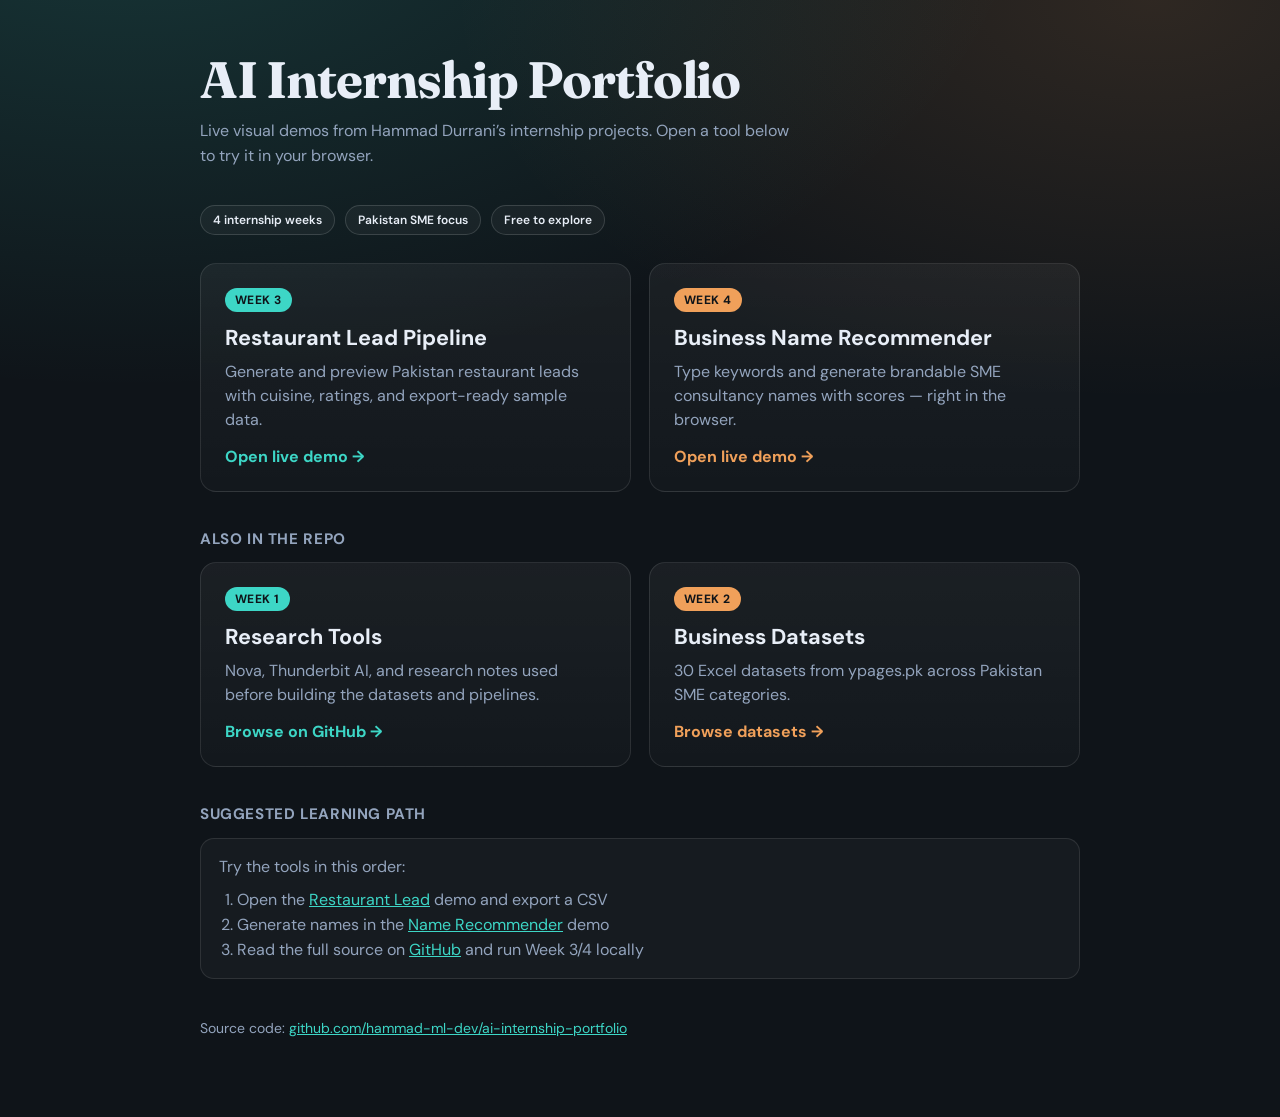
<file: docs/index.html>
<!DOCTYPE html>
<html lang="en">
<head>
  <meta charset="utf-8" />
  <meta name="viewport" content="width=device-width, initial-scale=1" />
  <title>AI Internship Portfolio — Live Demos | Hammad Durrani</title>
  <link rel="preconnect" href="https://fonts.googleapis.com" />
  <link href="https://fonts.googleapis.com/css2?family=DM+Sans:wght@400;600;700&family=Fraunces:opsz,wght@9..144,700&display=swap" rel="stylesheet" />
  <style>
    :root {
      --bg: #0f1419;
      --panel: #1a2332;
      --text: #e8eef7;
      --muted: #93a4bd;
      --accent: #3dd6c6;
      --accent2: #f0a05a;
    }
    * { box-sizing: border-box; }
    body {
      margin: 0;
      min-height: 100vh;
      font-family: "DM Sans", system-ui, sans-serif;
      color: var(--text);
      background:
        radial-gradient(900px 500px at 10% -10%, rgba(61, 214, 198, 0.18), transparent),
        radial-gradient(700px 400px at 90% 0%, rgba(240, 160, 90, 0.14), transparent),
        var(--bg);
    }
    .wrap { max-width: 920px; margin: 0 auto; padding: 48px 20px 80px; }
    .brand {
      font-family: Fraunces, Georgia, serif;
      font-size: clamp(2rem, 5vw, 3.2rem);
      margin: 0 0 8px;
      letter-spacing: -0.02em;
    }
    .lead { color: var(--muted); max-width: 54ch; line-height: 1.55; margin: 0 0 36px; }
    .grid { display: grid; gap: 18px; }
    @media (min-width: 720px) { .grid { grid-template-columns: 1fr 1fr; } }
    a.card {
      display: block;
      text-decoration: none;
      color: inherit;
      background: linear-gradient(180deg, rgba(255,255,255,0.05), rgba(255,255,255,0.02));
      border: 1px solid rgba(255,255,255,0.1);
      border-radius: 16px;
      padding: 24px;
      transition: transform .15s ease, border-color .15s ease;
    }
    a.card:hover { transform: translateY(-3px); border-color: rgba(61, 214, 198, 0.45); }
    .tag {
      display: inline-block;
      font-size: 12px;
      font-weight: 700;
      letter-spacing: .04em;
      text-transform: uppercase;
      color: var(--bg);
      background: var(--accent);
      padding: 4px 10px;
      border-radius: 999px;
      margin-bottom: 12px;
    }
    a.card:nth-child(2) .tag { background: var(--accent2); }
    h2 { margin: 0 0 8px; font-size: 1.35rem; }
    p { margin: 0; color: var(--muted); line-height: 1.5; }
    .cta { margin-top: 14px; color: var(--accent); font-weight: 700; }
    a.card:nth-child(2) .cta { color: var(--accent2); }
    footer { margin-top: 40px; color: var(--muted); font-size: 14px; }
    footer a { color: var(--accent); }
    .meta {
      display: flex; flex-wrap: wrap; gap: 10px; margin: 0 0 28px;
    }
    .chip {
      font-size: 12px; font-weight: 600; color: var(--text);
      border: 1px solid rgba(255,255,255,0.14);
      background: rgba(255,255,255,0.04);
      padding: 6px 12px; border-radius: 999px;
    }
    .section-title {
      margin: 36px 0 12px; font-size: 0.95rem; letter-spacing: .04em;
      text-transform: uppercase; color: var(--muted); font-weight: 700;
    }
    .path {
      background: rgba(255,255,255,0.03);
      border: 1px solid rgba(255,255,255,0.1);
      border-radius: 14px; padding: 16px 18px; color: var(--muted); line-height: 1.55;
    }
    .path ol { margin: 8px 0 0; padding-left: 18px; }
    .path a { color: var(--accent); }
  </style>
</head>
<body>
  <div class="wrap">
    <h1 class="brand">AI Internship Portfolio</h1>
    <p class="lead">
      Live visual demos from Hammad Durrani’s internship projects.
      Open a tool below to try it in your browser.
    </p>
    <div class="meta">
      <span class="chip">4 internship weeks</span>
      <span class="chip">Pakistan SME focus</span>
      <span class="chip">Free to explore</span>
    </div>
    <div class="grid">
      <a class="card" href="./demos/restaurant-leads/">
        <span class="tag">Week 3</span>
        <h2>Restaurant Lead Pipeline</h2>
        <p>Generate and preview Pakistan restaurant leads with cuisine, ratings, and export-ready sample data.</p>
        <div class="cta">Open live demo →</div>
      </a>
      <a class="card" href="./demos/name-recommender/">
        <span class="tag">Week 4</span>
        <h2>Business Name Recommender</h2>
        <p>Type keywords and generate brandable SME consultancy names with scores — right in the browser.</p>
        <div class="cta">Open live demo →</div>
      </a>
    </div>
    <p class="section-title">Also in the repo</p>
    <div class="grid">
      <a class="card" href="https://github.com/hammad-ml-dev/ai-internship-portfolio/tree/main/01-research-tools">
        <span class="tag">Week 1</span>
        <h2>Research Tools</h2>
        <p>Nova, Thunderbit AI, and research notes used before building the datasets and pipelines.</p>
        <div class="cta">Browse on GitHub →</div>
      </a>
      <a class="card" href="https://github.com/hammad-ml-dev/ai-internship-portfolio/tree/main/02-business-datasets">
        <span class="tag">Week 2</span>
        <h2>Business Datasets</h2>
        <p>30 Excel datasets from ypages.pk across Pakistan SME categories.</p>
        <div class="cta">Browse datasets →</div>
      </a>
    </div>
    <p class="section-title">Suggested learning path</p>
    <div class="path">
      Try the tools in this order:
      <ol>
        <li>Open the <a href="./demos/restaurant-leads/">Restaurant Lead</a> demo and export a CSV</li>
        <li>Generate names in the <a href="./demos/name-recommender/">Name Recommender</a> demo</li>
        <li>Read the full source on <a href="https://github.com/hammad-ml-dev/ai-internship-portfolio">GitHub</a> and run Week 3/4 locally</li>
      </ol>
    </div>
    <footer>
      Source code:
      <a href="https://github.com/hammad-ml-dev/ai-internship-portfolio">github.com/hammad-ml-dev/ai-internship-portfolio</a>
    </footer>
  </div>
</body>
</html>
</file>
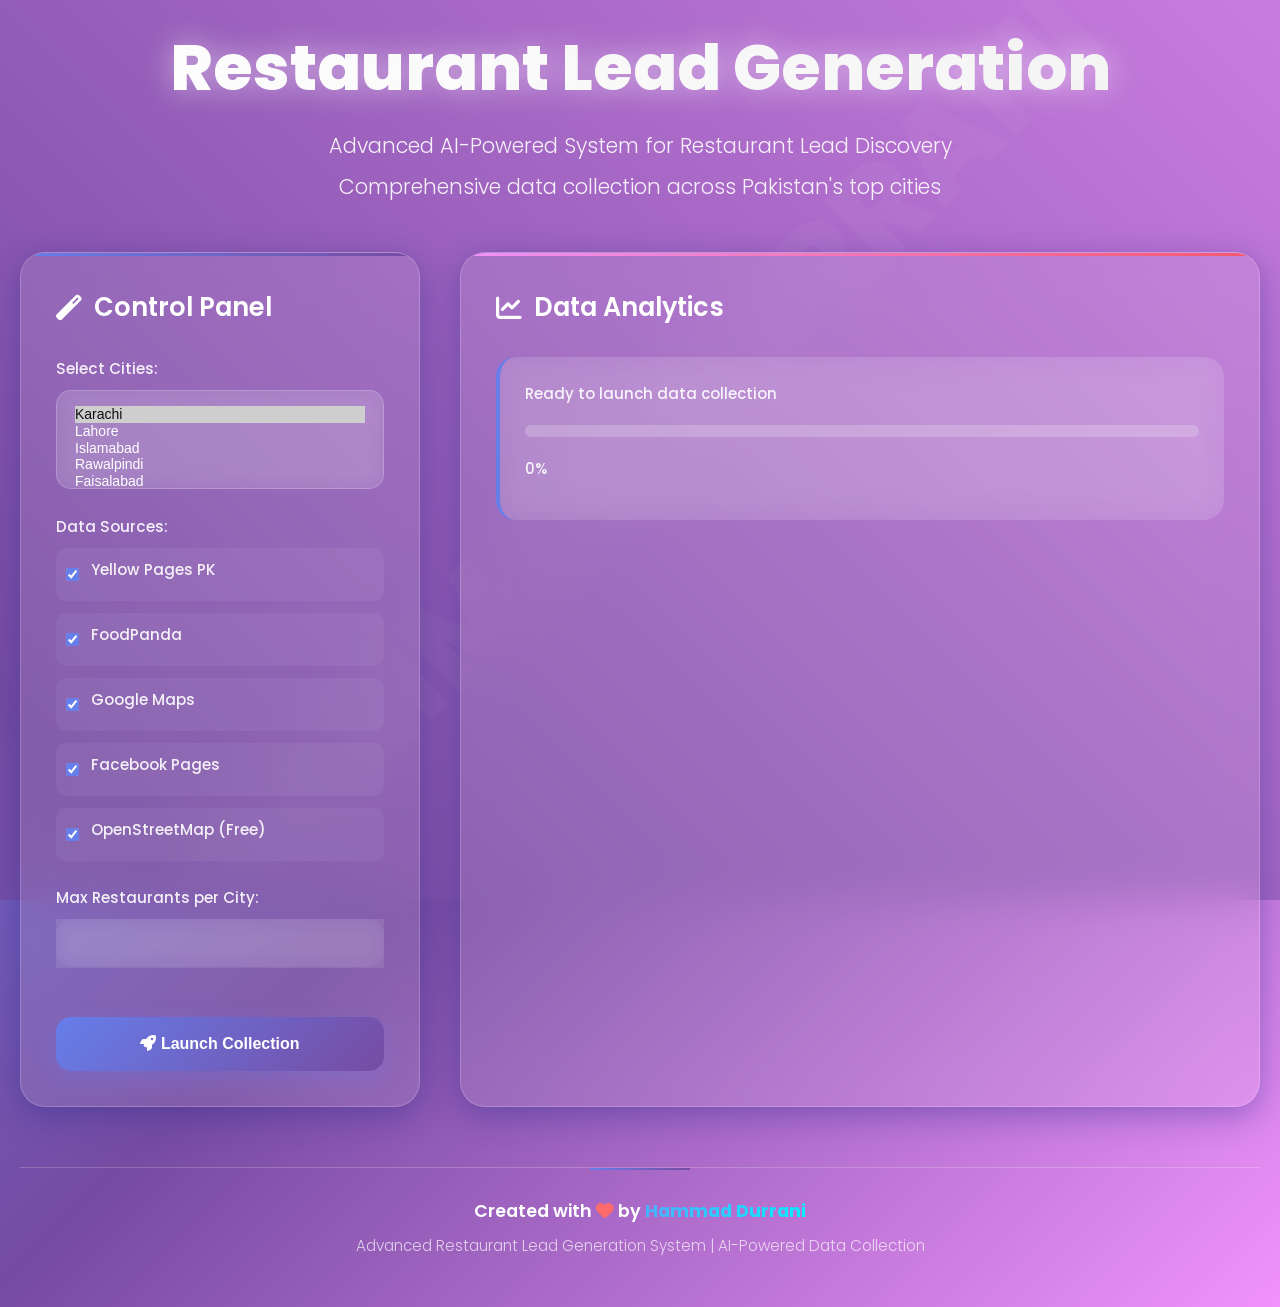
<file: 03-restaurant-lead-pipeline/web_app/templates/index.html>
<!DOCTYPE html>
<html lang="en">
<head>
    <meta charset="UTF-8">
    <meta name="viewport" content="width=device-width, initial-scale=1.0">
    <title>🍕 Restaurant Lead Generation System | Hammad Durrani</title>
    <link href="https://cdnjs.cloudflare.com/ajax/libs/font-awesome/6.4.0/css/all.min.css" rel="stylesheet">
    <link href="https://fonts.googleapis.com/css2?family=Poppins:wght@300;400;500;600;700;800&display=swap" rel="stylesheet">
    <style>
        * {
            margin: 0;
            padding: 0;
            box-sizing: border-box;
        }

        :root {
            --primary-gradient: linear-gradient(135deg, #667eea 0%, #764ba2 100%);
            --secondary-gradient: linear-gradient(135deg, #f093fb 0%, #f5576c 100%);
            --accent-gradient: linear-gradient(135deg, #4facfe 0%, #00f2fe 100%);
            --success-gradient: linear-gradient(135deg, #43e97b 0%, #38f9d7 100%);
            --glass-bg: rgba(255, 255, 255, 0.1);
            --glass-border: rgba(255, 255, 255, 0.2);
            --glass-shadow: 0 8px 32px rgba(31, 38, 135, 0.37);
        }

        body {
            font-family: 'Poppins', sans-serif;
            background: linear-gradient(135deg, #667eea 0%, #764ba2 50%, #f093fb 100%);
            min-height: 100vh;
            color: #ffffff;
            position: relative;
            overflow-x: hidden;
        }

        .animated-bg {
            position: fixed;
            top: 0;
            left: 0;
            width: 100%;
            height: 100%;
            z-index: -1;
            background: linear-gradient(45deg, #667eea, #764ba2, #f093fb, #f5576c);
            background-size: 400% 400%;
            animation: gradientShift 15s ease infinite;
        }

        @keyframes gradientShift {
            0% { background-position: 0% 50%; }
            50% { background-position: 100% 50%; }
            100% { background-position: 0% 50%; }
        }

        .watermark {
            position: fixed;
            top: 50%;
            left: 50%;
            transform: translate(-50%, -50%) rotate(-45deg);
            font-size: 8rem;
            font-weight: 800;
            color: rgba(255, 255, 255, 0.03);
            z-index: -1;
            pointer-events: none;
            white-space: nowrap;
        }

        .container {
            max-width: 1400px;
            margin: 0 auto;
            padding: 20px;
            position: relative;
            z-index: 1;
        }

        .header {
            text-align: center;
            margin-bottom: 50px;
            position: relative;
        }

        .header h1 {
            font-size: 4rem;
            font-weight: 800;
            margin-bottom: 15px;
            background: linear-gradient(45deg, #ffffff, #f0f0f0);
            -webkit-background-clip: text;
            -webkit-text-fill-color: transparent;
            background-clip: text;
            text-shadow: 0 0 30px rgba(255, 255, 255, 0.5);
        }

        .header p {
            font-size: 1.3rem;
            opacity: 0.9;
            font-weight: 300;
            margin-bottom: 10px;
        }

        .main-content {
            display: grid;
            grid-template-columns: 1fr 2fr;
            gap: 40px;
            margin-bottom: 50px;
        }

        .control-panel, .data-display {
            background: var(--glass-bg);
            backdrop-filter: blur(20px);
            border: 1px solid var(--glass-border);
            border-radius: 25px;
            padding: 35px;
            box-shadow: var(--glass-shadow);
            position: relative;
            overflow: hidden;
        }

        .control-panel::before, .data-display::before {
            content: '';
            position: absolute;
            top: 0;
            left: 0;
            right: 0;
            height: 3px;
            background: var(--primary-gradient);
        }

        .data-display::before {
            background: var(--secondary-gradient);
        }

        .control-panel h2, .data-display h2 {
            color: #ffffff;
            margin-bottom: 30px;
            font-size: 1.6rem;
            font-weight: 600;
            display: flex;
            align-items: center;
            gap: 12px;
        }

        .form-group {
            margin-bottom: 25px;
        }

        .form-group label {
            display: block;
            margin-bottom: 10px;
            font-weight: 500;
            color: rgba(255, 255, 255, 0.9);
            font-size: 0.95rem;
        }

        .form-group select, .form-group input {
            width: 100%;
            padding: 15px 18px;
            background: rgba(255, 255, 255, 0.1);
            border: 1px solid var(--glass-border);
            border-radius: 15px;
            font-size: 14px;
            color: #ffffff;
            transition: all 0.3s ease;
            backdrop-filter: blur(10px);
        }

        .form-group select:focus, .form-group input:focus {
            outline: none;
            border-color: rgba(255, 255, 255, 0.5);
            box-shadow: 0 0 0 4px rgba(255, 255, 255, 0.1);
            background: rgba(255, 255, 255, 0.15);
        }

        .checkbox-group {
            display: flex;
            flex-direction: column;
            gap: 12px;
        }

        .checkbox-item {
            display: flex;
            align-items: center;
            gap: 12px;
            padding: 10px;
            background: rgba(255, 255, 255, 0.05);
            border-radius: 10px;
            transition: all 0.3s ease;
        }

        .checkbox-item:hover {
            background: rgba(255, 255, 255, 0.1);
            transform: translateX(5px);
        }

        .checkbox-item input[type="checkbox"] {
            width: auto;
            margin: 0;
            accent-color: #667eea;
        }

        .btn {
            background: var(--primary-gradient);
            color: white;
            border: none;
            padding: 18px 35px;
            border-radius: 15px;
            font-size: 16px;
            font-weight: 600;
            cursor: pointer;
            transition: all 0.3s ease;
            width: 100%;
            margin-top: 25px;
            box-shadow: 0 8px 25px rgba(102, 126, 234, 0.3);
        }

        .btn:hover {
            transform: translateY(-3px);
            box-shadow: 0 15px 35px rgba(102, 126, 234, 0.4);
        }

        .btn:disabled {
            opacity: 0.6;
            cursor: not-allowed;
            transform: none;
        }

        .status-bar {
            background: rgba(255, 255, 255, 0.1);
            backdrop-filter: blur(15px);
            border-radius: 20px;
            padding: 25px;
            margin-bottom: 30px;
            border-left: 4px solid #667eea;
        }

        .progress-bar {
            width: 100%;
            height: 12px;
            background: rgba(255, 255, 255, 0.2);
            border-radius: 10px;
            overflow: hidden;
            margin: 20px 0;
        }

        .progress-fill {
            height: 100%;
            background: var(--accent-gradient);
            width: 0%;
            transition: width 0.5s ease;
            border-radius: 10px;
        }

        .status-message {
            color: rgba(255, 255, 255, 0.9);
            font-size: 15px;
            margin-bottom: 15px;
            font-weight: 500;
        }

        .summary-cards {
            display: grid;
            grid-template-columns: repeat(auto-fit, minmax(180px, 1fr));
            gap: 20px;
            margin-bottom: 35px;
        }

        .summary-card {
            background: var(--glass-bg);
            backdrop-filter: blur(15px);
            border: 1px solid var(--glass-border);
            padding: 25px;
            border-radius: 20px;
            text-align: center;
            box-shadow: var(--glass-shadow);
            transition: all 0.3s ease;
            position: relative;
            overflow: hidden;
        }

        .summary-card::before {
            content: '';
            position: absolute;
            top: 0;
            left: 0;
            width: 100%;
            height: 3px;
            background: var(--success-gradient);
        }

        .summary-card:hover {
            transform: translateY(-5px);
            box-shadow: 0 15px 35px rgba(31, 38, 135, 0.5);
        }

        .summary-card h3 {
            font-size: 2.2rem;
            font-weight: 700;
            margin-bottom: 8px;
            background: var(--success-gradient);
            -webkit-background-clip: text;
            -webkit-text-fill-color: transparent;
            background-clip: text;
        }

        .summary-card p {
            opacity: 0.9;
            font-size: 14px;
            font-weight: 500;
        }

        .export-buttons {
            display: flex;
            gap: 15px;
            margin-top: 30px;
            flex-wrap: wrap;
        }

        .export-btn {
            background: var(--success-gradient);
            color: white;
            border: none;
            padding: 12px 25px;
            border-radius: 12px;
            font-size: 14px;
            font-weight: 500;
            cursor: pointer;
            transition: all 0.3s ease;
            display: flex;
            align-items: center;
            gap: 10px;
            box-shadow: 0 5px 15px rgba(67, 233, 123, 0.3);
        }

        .export-btn:hover {
            transform: translateY(-2px);
            box-shadow: 0 8px 25px rgba(67, 233, 123, 0.4);
        }

        .export-btn:nth-child(2) {
            background: var(--secondary-gradient);
            box-shadow: 0 5px 15px rgba(240, 147, 251, 0.3);
        }

        .data-table-container {
            background: rgba(255, 255, 255, 0.05);
            border-radius: 20px;
            padding: 25px;
            margin-top: 25px;
            backdrop-filter: blur(10px);
            border: 1px solid var(--glass-border);
            overflow-x: auto; /* Horizontal scroll if needed */
            max-height: 60vh; /* Keep table visible */
            overflow-y: auto; /* Vertical scroll */
            scrollbar-width: thin;
        }

        .data-table-container::-webkit-scrollbar {
            height: 10px;
            width: 10px;
        }
        .data-table-container::-webkit-scrollbar-thumb {
            background: rgba(255,255,255,0.25);
            border-radius: 10px;
        }

        .data-table {
            width: max-content; /* Expand to fit content */
            border-collapse: collapse;
            background: rgba(255, 255, 255, 0.05);
            border-radius: 15px;
            overflow: visible;
            box-shadow: 0 5px 15px rgba(0, 0, 0, 0.1);
            table-layout: auto; /* Let content define width */
            min-width: 1100px; /* Ensure reasonable minimum */
        }

        .data-table th, .data-table td {
            padding: 15px 18px;
            border-bottom: 1px solid rgba(255, 255, 255, 0.1);
            white-space: nowrap; /* Single line per cell */
        }

        .data-table th {
            background: rgba(255, 255, 255, 0.1);
            font-weight: 600;
            color: #ffffff;
            font-size: 14px;
            position: sticky; /* Sticky header */
            top: 0;
            z-index: 1;
        }

        .data-table tr:hover {
            background: rgba(255, 255, 255, 0.08);
        }

        .data-table td {
            color: rgba(255, 255, 255, 0.9);
            font-size: 14px;
        }

        /* Center align numeric columns and keep phone number on one line */
        .data-table th:nth-child(5),
        .data-table th:nth-child(6),
        .data-table th:nth-child(7),
        .data-table th:nth-child(8),
        .data-table th:nth-child(9),
        .data-table td:nth-child(5),
        .data-table td:nth-child(6),
        .data-table td:nth-child(7),
        .data-table td:nth-child(8),
        .data-table td:nth-child(9) {
            text-align: center;
        }

        .data-table td:nth-child(4) {
            white-space: nowrap;
        }

        .loading {
            display: none;
            text-align: center;
            padding: 50px;
        }

        .loading i {
            font-size: 3rem;
            background: var(--accent-gradient);
            -webkit-background-clip: text;
            -webkit-text-fill-color: transparent;
            background-clip: text;
            animation: spin 1s linear infinite;
        }

        @keyframes spin {
            0% { transform: rotate(0deg); }
            100% { transform: rotate(360deg); }
        }

        .message {
            padding: 18px 20px;
            border-radius: 15px;
            margin: 20px 0;
            border-left: 4px solid;
            font-weight: 500;
            display: flex;
            align-items: center;
            gap: 12px;
            backdrop-filter: blur(10px);
        }

        .error {
            background: rgba(220, 53, 69, 0.2);
            color: #ff6b6b;
            border-left-color: #dc3545;
        }

        .success {
            background: rgba(40, 167, 69, 0.2);
            color: #51cf66;
            border-left-color: #28a745;
        }

        .footer {
            text-align: center;
            margin-top: 60px;
            padding: 30px 0;
            border-top: 1px solid var(--glass-border);
            position: relative;
        }

        .footer::before {
            content: '';
            position: absolute;
            top: 0;
            left: 50%;
            transform: translateX(-50%);
            width: 100px;
            height: 2px;
            background: var(--primary-gradient);
        }

        .footer .creator {
            font-size: 1.1rem;
            font-weight: 600;
            color: #ffffff;
            margin-bottom: 10px;
        }

        .footer .creator span {
            background: var(--accent-gradient);
            -webkit-background-clip: text;
            -webkit-text-fill-color: transparent;
            background-clip: text;
            font-weight: 700;
        }

        .footer .tagline {
            color: rgba(255, 255, 255, 0.7);
            font-size: 0.95rem;
            font-weight: 300;
        }

        @media (max-width: 1200px) {
            .main-content {
                grid-template-columns: 1fr;
                gap: 30px;
            }
        }

        @media (max-width: 768px) {
            .header h1 {
                font-size: 2.5rem;
            }
            
            .container {
                padding: 15px;
            }
            
            .summary-cards {
                grid-template-columns: repeat(auto-fit, minmax(150px, 1fr));
            }
            
            .export-buttons {
                flex-direction: column;
            }
            
            .watermark {
                font-size: 4rem;
            }
        }
    </style>
</head>
<body>
    <div class="animated-bg"></div>
    <div class="watermark">HAMMAD DURRANI</div>

    <div class="container">
        <div class="header">
            <h1>Restaurant Lead Generation</h1>
            <p>Advanced AI-Powered System for Restaurant Lead Discovery</p>
            <p>Comprehensive data collection across Pakistan's top cities</p>
        </div>

        <div class="main-content">
            <div class="control-panel">
                <h2><i class="fas fa-magic"></i> Control Panel</h2>
                
                <div class="form-group">
                    <label for="cities">Select Cities:</label>
                    <select id="cities" multiple>
                        <option value="Karachi">Karachi</option>
                        <option value="Lahore">Lahore</option>
                        <option value="Islamabad">Islamabad</option>
                        <option value="Rawalpindi">Rawalpindi</option>
                        <option value="Faisalabad">Faisalabad</option>
                        <option value="Multan">Multan</option>
                        <option value="Peshawar">Peshawar</option>
                        <option value="Quetta">Quetta</option>
                        <option value="Gujranwala">Gujranwala</option>
                        <option value="Sialkot">Sialkot</option>
                        <option value="Bahawalpur">Bahawalpur</option>
                        <option value="Sargodha">Sargodha</option>
                        <option value="Jhang">Jhang</option>
                        <option value="Sheikhupura">Sheikhupura</option>
                        <option value="Rahim Yar Khan">Rahim Yar Khan</option>
                        <option value="Gujrat">Gujrat</option>
                        <option value="Kasur">Kasur</option>
                        <option value="Okara">Okara</option>
                        <option value="Mianwali">Mianwali</option>
                        <option value="Sahiwal">Sahiwal</option>
                    </select>
                </div>

                <div class="form-group">
                    <label>Data Sources:</label>
                    <div class="checkbox-group">
                        <div class="checkbox-item">
                            <input type="checkbox" id="yellow_pages" value="yellow_pages" checked>
                            <label for="yellow_pages">Yellow Pages PK</label>
                        </div>
                        <div class="checkbox-item">
                            <input type="checkbox" id="foodpanda" value="foodpanda" checked>
                            <label for="foodpanda">FoodPanda</label>
                        </div>
                        <div class="checkbox-item">
                            <input type="checkbox" id="google_maps" value="google_maps" checked>
                            <label for="google_maps">Google Maps</label>
                        </div>
                        <div class="checkbox-item">
                            <input type="checkbox" id="facebook_pages" value="facebook_pages" checked>
                            <label for="facebook_pages">Facebook Pages</label>
                        </div>
                        <div class="checkbox-item">
                            <input type="checkbox" id="openstreetmap" value="openstreetmap" checked>
                            <label for="openstreetmap">OpenStreetMap (Free)</label>
                        </div>
                    </div>
                </div>

                <div class="form-group">
                    <label for="max_per_city">Max Restaurants per City:</label>
                    <input type="number" id="max_per_city" value="20" min="5" max="100">
                </div>

                <button class="btn" id="startBtn" onclick="startCollection()">
                    <i class="fas fa-rocket"></i> Launch Collection
                </button>
            </div>

            <div class="data-display">
                <h2><i class="fas fa-chart-line"></i> Data Analytics</h2>
                
                <div class="status-bar" id="statusBar">
                    <div class="status-message" id="statusMessage">Ready to launch data collection</div>
                    <div class="progress-bar">
                        <div class="progress-fill" id="progressFill"></div>
                    </div>
                    <div class="status-message" id="progressText">0%</div>
                </div>

                <div class="summary-cards" id="summaryCards" style="display: none;">
                    <div class="summary-card">
                        <h3 id="totalRestaurants">0</h3>
                        <p>Total Restaurants</p>
                    </div>
                    <div class="summary-card">
                        <h3 id="citiesCovered">0</h3>
                        <p>Cities Covered</p>
                    </div>
                    <div class="summary-card">
                        <h3 id="cuisineTypes">0</h3>
                        <p>Cuisine Types</p>
                    </div>
                    <div class="summary-card">
                        <h3 id="dataSources">0</h3>
                        <p>Data Sources</p>
                    </div>
                    <div class="summary-card">
                        <h3 id="avgRating">0</h3>
                        <p>Avg Rating</p>
                    </div>
                    <div class="summary-card">
                        <h3 id="withPhone">0</h3>
                        <p>With Phone</p>
                    </div>
                    <div class="summary-card">
                        <h3 id="withWebsite">0</h3>
                        <p>With Website</p>
                    </div>
                    <div class="summary-card">
                        <h3 id="withSocialMedia">0</h3>
                        <p>Social Media</p>
                    </div>
                </div>

                <div class="export-buttons" id="exportButtons" style="display: none;">
                    <button class="export-btn" onclick="exportData('csv')">
                        <i class="fas fa-file-csv"></i> Export CSV
                    </button>
                    <button class="export-btn" onclick="exportData('json')">
                        <i class="fas fa-file-code"></i> Export JSON
                    </button>
                </div>

                <div class="data-table-container" id="dataTable" style="display: none;">
                    <h3><i class="fas fa-table"></i> Data Preview (All Records)</h3>
                    <table class="data-table" id="restaurantTable">
                        <colgroup>
                            <col style="width: 260px">
                            <col style="width: 120px">
                            <col style="width: 150px">
                            <col style="width: 180px">
                            <col style="width: 90px">
                            <col style="width: 100px">
                            <col style="width: 120px">
                            <col style="width: 120px">
                            <col style="width: 140px">
                        </colgroup>
                        <thead>
                            <tr>
                                <th style="text-align:left">Name</th>
                                <th style="text-align:left">City</th>
                                <th style="text-align:left">Cuisine</th>
                                <th style="text-align:center">Phone</th>
                                <th style="text-align:center">Rating</th>
                                <th style="text-align:center">Reviews</th>
                                <th style="text-align:center">Lead Score</th>
                                <th style="text-align:center">Potential</th>
                                <th style="text-align:center">Source</th>
                            </tr>
                        </thead>
                        <tbody id="tableBody">
                        </tbody>
                    </table>
                </div>

                <div class="loading" id="loading">
                    <i class="fas fa-spinner"></i>
                    <p>Processing data with AI...</p>
                </div>
            </div>
        </div>

        <div class="footer">
            <div class="creator">
                Created with <i class="fas fa-heart" style="color: #ff6b6b;"></i> by <span>Hammad Durrani</span>
            </div>
            <div class="tagline">
                Advanced Restaurant Lead Generation System | AI-Powered Data Collection
            </div>
        </div>
    </div>

    <script>
        let collectionInterval;
        let currentData = [];

        function startCollection() {
            const cities = Array.from(document.getElementById('cities').selectedOptions).map(opt => opt.value);
            const sources = Array.from(document.querySelectorAll('input[type="checkbox"]:checked')).map(cb => cb.value);
            const maxPerCity = parseInt(document.getElementById('max_per_city').value);

            if (cities.length === 0) {
                showMessage('Please select at least one city', 'error');
                return;
            }

            if (sources.length === 0) {
                showMessage('Please select at least one data source', 'error');
                return;
            }

            const startBtn = document.getElementById('startBtn');
            startBtn.disabled = true;
            startBtn.innerHTML = '<i class="fas fa-spinner fa-spin"></i> Launching...';

            fetch('/api/collect', {
                method: 'POST',
                headers: {
                    'Content-Type': 'application/json',
                },
                body: JSON.stringify({
                    cities: cities,
                    sources: sources,
                    max_per_city: maxPerCity
                })
            })
            .then(response => response.json())
            .then(data => {
                if (data.error) {
                    showMessage(data.error, 'error');
                    resetUI();
                } else {
                    startProgressMonitoring();
                }
            })
            .catch(error => {
                console.error('Error:', error);
                showMessage('Error starting collection', 'error');
                resetUI();
            });
        }

        function startProgressMonitoring() {
            collectionInterval = setInterval(checkStatus, 1000);
        }

        function checkStatus() {
            fetch('/api/status')
                .then(response => response.json())
                .then(data => {
                    updateProgress(data.progress, data.message);
                    
                    if (data.status === 'completed') {
                        clearInterval(collectionInterval);
                        collectionCompleted(data.data_count);
                    } else if (data.status === 'error') {
                        clearInterval(collectionInterval);
                        showMessage(data.message, 'error');
                        resetUI();
                    }
                })
                .catch(error => {
                    console.error('Error checking status:', error);
                });
        }

        function updateProgress(progress, message) {
            document.getElementById('progressFill').style.width = progress + '%';
            document.getElementById('progressText').textContent = Math.round(progress) + '%';
            document.getElementById('statusMessage').textContent = message;
        }

        function collectionCompleted(dataCount) {
            const startBtn = document.getElementById('startBtn');
            startBtn.disabled = false;
            startBtn.innerHTML = '<i class="fas fa-rocket"></i> Launch Collection';
            
            showMessage(`Data collection completed successfully! ${dataCount} restaurants discovered.`, 'success');
            
            loadData();
            
            const summaryCards = document.getElementById('summaryCards');
            const exportButtons = document.getElementById('exportButtons');
            
            summaryCards.style.display = 'grid';
            exportButtons.style.display = 'flex';
            
            setTimeout(() => {
                updateSummary();
            }, 500);
        }

        function loadData() {
            fetch('/api/data')
                .then(response => response.json())
                .then(data => {
                    if (data.error) {
                        showMessage(data.error, 'error');
                    } else {
                        currentData = data.data;
                        displayData(data.data);
                        updateSummary();
                    }
                })
                .catch(error => {
                    console.error('Error loading data:', error);
                    showMessage('Error loading data', 'error');
                });
        }

        function displayData(data) {
            const tableBody = document.getElementById('tableBody');
            tableBody.innerHTML = '';

            data.forEach(restaurant => {
                const row = document.createElement('tr');
                row.innerHTML = `
                    <td title="${restaurant.name || ''}">${restaurant.name || 'N/A'}</td>
                    <td title="${restaurant.city || ''}">${restaurant.city || 'N/A'}</td>
                    <td title="${restaurant.cuisine_type || ''}">${restaurant.cuisine_type || 'N/A'}</td>
                    <td style="text-align:center; white-space:nowrap;" title="${restaurant.phone || ''}">${restaurant.phone || 'N/A'}</td>
                    <td style="text-align:center">${restaurant.rating ?? 'N/A'}</td>
                    <td style="text-align:center">${restaurant.reviews_count ?? 'N/A'}</td>
                    <td style="text-align:center">${restaurant.lead_score ?? 'N/A'}</td>
                    <td style="text-align:center">${restaurant.lead_potential ?? 'N/A'}</td>
                    <td style="text-align:center">${restaurant.source ?? 'N/A'}</td>
                `;
                tableBody.appendChild(row);
            });

            document.getElementById('dataTable').style.display = 'block';
        }

        function updateSummary() {
            fetch('/api/summary')
                .then(response => response.json())
                .then(summary => {
                    if (!summary.error) {
                        document.getElementById('totalRestaurants').textContent = summary.total_restaurants || 0;
                        document.getElementById('citiesCovered').textContent = summary.cities_covered || 0;
                        document.getElementById('cuisineTypes').textContent = summary.cuisine_types || 0;
                        document.getElementById('dataSources').textContent = summary.data_sources || 0;
                        document.getElementById('avgRating').textContent = summary.avg_rating || 0;
                        document.getElementById('withPhone').textContent = summary.with_phone || 0;
                        document.getElementById('withWebsite').textContent = summary.with_website || 0;
                        document.getElementById('withSocialMedia').textContent = summary.with_social_media || 0;
                    }
                })
                .catch(error => {
                    console.error('Error loading summary:', error);
                });
        }

        function exportData(format) {
            if (format === 'csv') {
                // Direct download via navigation to file response
                window.location.assign('/api/export/csv');
            } else if (format === 'json') {
                // Trigger file download directly
                fetch('/api/export/json')
                    .then(response => response.blob())
                    .then(blob => {
                        const url = window.URL.createObjectURL(blob);
                        const a = document.createElement('a');
                        a.href = url;
                        a.download = `restaurant_leads_${new Date().toISOString().slice(0,10)}.json`;
                        document.body.appendChild(a);
                        a.click();
                        a.remove();
                        window.URL.revokeObjectURL(url);
                    })
                    .catch(error => {
                        console.error('Error exporting JSON:', error);
                        showMessage('Error exporting data', 'error');
                    });
            }
        }

        function showMessage(message, type) {
            const messageDiv = document.createElement('div');
            messageDiv.className = `message ${type}`;
            messageDiv.innerHTML = `<i class="fas fa-${type === 'error' ? 'exclamation-circle' : 'check-circle'}"></i> ${message}`;
            
            const statusBar = document.querySelector('.status-bar');
            statusBar.appendChild(messageDiv);
            
            setTimeout(() => {
                messageDiv.remove();
            }, 5000);
        }

        function resetUI() {
            const startBtn = document.getElementById('startBtn');
            startBtn.disabled = false;
            startBtn.innerHTML = '<i class="fas fa-rocket"></i> Launch Collection';
            
            document.getElementById('progressFill').style.width = '0%';
            document.getElementById('progressText').textContent = '0%';
            document.getElementById('statusMessage').textContent = 'Ready to launch data collection';
        }

        document.addEventListener('DOMContentLoaded', function() {
            document.getElementById('cities').selectedIndex = 0;
        });
    </script>
</body>
</html>
</file>
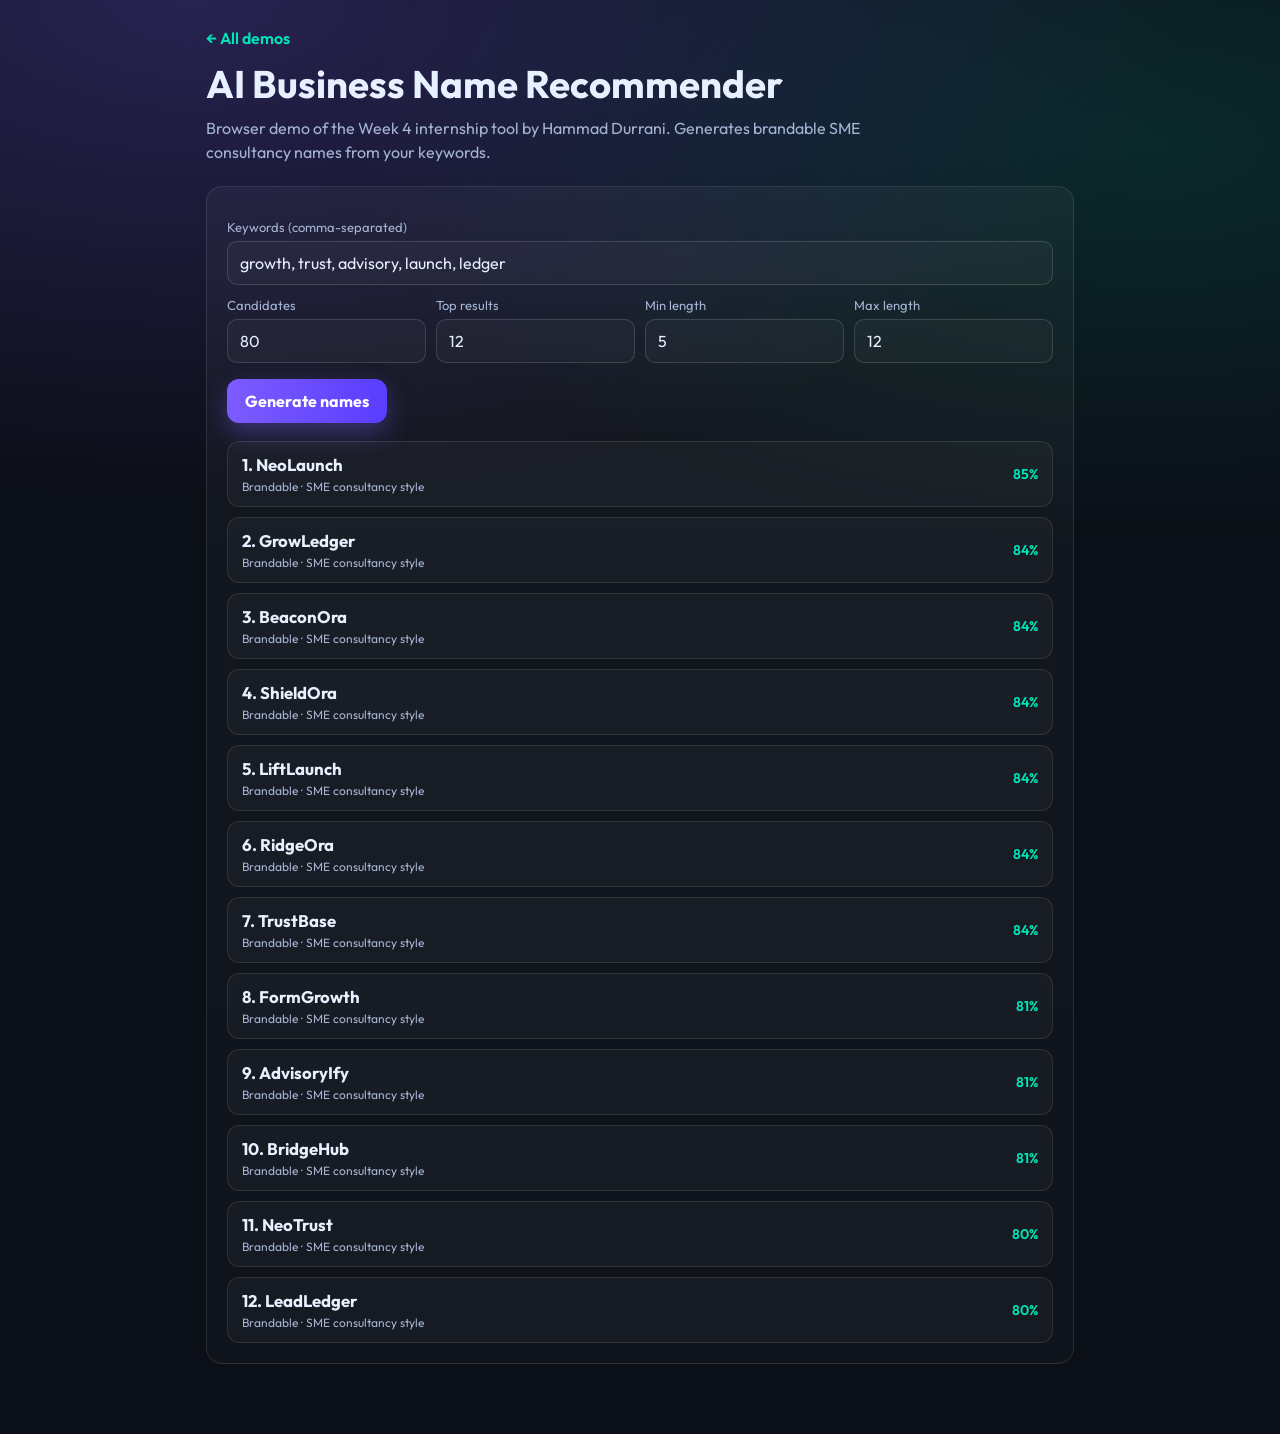
<file: docs/demos/name-recommender/index.html>
<!DOCTYPE html>
<html lang="en">
<head>
  <meta charset="utf-8" />
  <meta name="viewport" content="width=device-width, initial-scale=1" />
  <title>AI Business Name Recommender Demo</title>
  <link href="https://fonts.googleapis.com/css2?family=Outfit:wght@400;600;700&display=swap" rel="stylesheet" />
  <link rel="stylesheet" href="./styles.css" />
</head>
<body>
  <div class="wrap">
    <a class="back" href="../../">← All demos</a>
    <header>
      <h1>AI Business Name Recommender</h1>
      <p>Browser demo of the Week 4 internship tool by Hammad Durrani. Generates brandable SME consultancy names from your keywords.</p>
    </header>

    <main class="card">
      <label for="keywords">Keywords (comma-separated)</label>
      <input id="keywords" type="text" value="growth, trust, advisory, launch, ledger" />

      <div class="grid">
        <div>
          <label for="count">Candidates</label>
          <input id="count" type="number" min="20" max="300" value="80" />
        </div>
        <div>
          <label for="top">Top results</label>
          <input id="top" type="number" min="5" max="40" value="12" />
        </div>
        <div>
          <label for="minLen">Min length</label>
          <input id="minLen" type="number" min="4" max="12" value="5" />
        </div>
        <div>
          <label for="maxLen">Max length</label>
          <input id="maxLen" type="number" min="6" max="18" value="12" />
        </div>
      </div>

      <button id="generate">Generate names</button>
      <div id="results" class="results"></div>
    </main>
  </div>
  <script src="./app.js"></script>
</body>
</html>
</file>
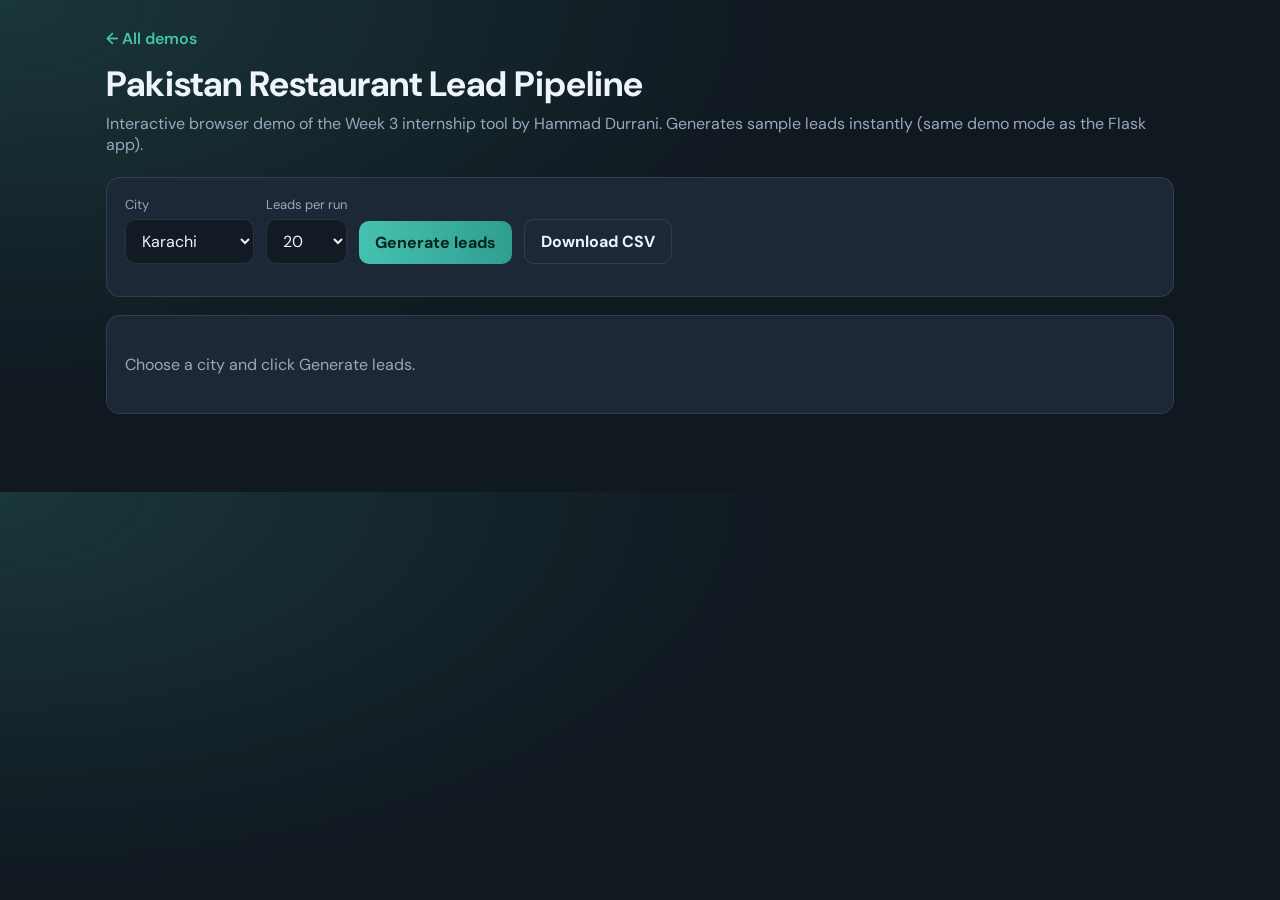
<file: docs/demos/restaurant-leads/index.html>
<!DOCTYPE html>
<html lang="en">
<head>
  <meta charset="utf-8" />
  <meta name="viewport" content="width=device-width, initial-scale=1" />
  <title>Restaurant Lead Pipeline Demo</title>
  <link href="https://fonts.googleapis.com/css2?family=DM+Sans:wght@400;600;700&display=swap" rel="stylesheet" />
  <style>
    :root { --bg:#101820; --card:#1c2836; --text:#eef4fb; --muted:#97a8be; --accent:#46c2b0; --line:rgba(255,255,255,.1); }
    * { box-sizing: border-box; }
    body { margin:0; font-family:"DM Sans",system-ui,sans-serif; background:radial-gradient(800px 400px at 0% 0%, rgba(70,194,176,.18), transparent), var(--bg); color:var(--text); }
    .wrap { max-width:1100px; margin:0 auto; padding:28px 16px 60px; }
    a.back { color:var(--accent); text-decoration:none; font-weight:600; }
    h1 { margin:12px 0 6px; font-size:clamp(1.6rem,3vw,2.2rem); }
    .sub { color:var(--muted); margin:0 0 22px; }
    .panel { background:var(--card); border:1px solid var(--line); border-radius:14px; padding:18px; margin-bottom:18px; }
    label { display:block; font-size:13px; color:var(--muted); margin-bottom:6px; }
    select, button { font:inherit; }
    select { width:100%; max-width:320px; padding:10px 12px; border-radius:10px; border:1px solid var(--line); background:#121a24; color:var(--text); }
    .row { display:flex; gap:12px; flex-wrap:wrap; align-items:end; }
    button {
      border:0; border-radius:10px; padding:11px 16px; font-weight:700; cursor:pointer;
      background:linear-gradient(90deg,#46c2b0,#2f9e90); color:#06221e;
    }
    button.secondary { background:transparent; color:var(--text); border:1px solid var(--line); }
    .stats { display:grid; grid-template-columns:repeat(auto-fit,minmax(140px,1fr)); gap:10px; margin-top:14px; }
    .stat { background:#121a24; border-radius:10px; padding:12px; border:1px solid var(--line); }
    .stat b { display:block; font-size:1.3rem; }
    .stat span { color:var(--muted); font-size:12px; }
    table { width:100%; border-collapse:collapse; font-size:14px; }
    th, td { text-align:left; padding:10px 8px; border-bottom:1px solid var(--line); vertical-align:top; }
    th { color:var(--muted); font-weight:600; font-size:12px; text-transform:uppercase; letter-spacing:.04em; }
    .badge { display:inline-block; padding:2px 8px; border-radius:999px; background:rgba(70,194,176,.15); color:#7ee0d1; font-size:12px; }
    .empty { color:var(--muted); padding:20px 0; }
  </style>
</head>
<body>
  <div class="wrap">
    <a class="back" href="../../">← All demos</a>
    <h1>Pakistan Restaurant Lead Pipeline</h1>
    <p class="sub">Interactive browser demo of the Week 3 internship tool by Hammad Durrani. Generates sample leads instantly (same demo mode as the Flask app).</p>

    <div class="panel">
      <div class="row">
        <div>
          <label for="city">City</label>
          <select id="city"></select>
        </div>
        <div>
          <label for="count">Leads per run</label>
          <select id="count">
            <option value="10">10</option>
            <option value="20" selected>20</option>
            <option value="30">30</option>
          </select>
        </div>
        <button id="run">Generate leads</button>
        <button class="secondary" id="csv" disabled>Download CSV</button>
      </div>
      <div class="stats" id="stats"></div>
    </div>

    <div class="panel">
      <div id="tableWrap" class="empty">Choose a city and click Generate leads.</div>
    </div>
  </div>
  <script src="./app.js"></script>
</body>
</html>
</file>
<file: docs/demos/name-recommender/styles.css>
:root {
  --bg: #0b0f17;
  --card: #121826;
  --text: #e6f0ff;
  --muted: #a5b4d4;
  --primary: #7c5cff;
  --accent: #00e6b8;
}
* { box-sizing: border-box; }
body {
  margin: 0;
  font-family: Outfit, system-ui, sans-serif;
  color: var(--text);
  background:
    radial-gradient(1000px 500px at 15% 0%, rgba(124,92,255,.25), transparent),
    radial-gradient(800px 400px at 90% 10%, rgba(0,230,184,.12), transparent),
    var(--bg);
}
.wrap { max-width: 900px; margin: 0 auto; padding: 28px 16px 70px; }
.back { color: var(--accent); text-decoration: none; font-weight: 600; }
header h1 { margin: 12px 0 8px; font-size: clamp(1.7rem, 3.5vw, 2.4rem); }
header p { color: var(--muted); margin: 0 0 22px; max-width: 60ch; line-height: 1.5; }
.card {
  background: linear-gradient(180deg, rgba(255,255,255,.04), rgba(255,255,255,.02));
  border: 1px solid rgba(255,255,255,.1);
  border-radius: 16px;
  padding: 20px;
}
label { display: block; color: var(--muted); font-size: 13px; margin: 12px 0 6px; }
input {
  width: 100%;
  padding: 11px 12px;
  border-radius: 10px;
  border: 1px solid rgba(255,255,255,.14);
  background: rgba(255,255,255,.03);
  color: var(--text);
  font: inherit;
}
.grid { display: grid; grid-template-columns: repeat(4, 1fr); gap: 10px; }
@media (max-width: 700px) { .grid { grid-template-columns: 1fr 1fr; } }
button {
  margin-top: 16px;
  border: 0;
  border-radius: 12px;
  padding: 12px 18px;
  font: inherit;
  font-weight: 700;
  cursor: pointer;
  color: #fff;
  background: linear-gradient(90deg, var(--primary), #5a3dff);
  box-shadow: 0 10px 24px rgba(124,92,255,.35);
}
.results { margin-top: 18px; display: grid; gap: 10px; }
.result {
  border: 1px solid rgba(255,255,255,.1);
  border-radius: 12px;
  padding: 12px 14px;
  background: rgba(255,255,255,.03);
  display: flex;
  justify-content: space-between;
  gap: 12px;
  align-items: center;
}
.name { font-weight: 700; font-size: 1.05rem; }
.score { color: var(--accent); font-weight: 600; font-size: 14px; }
.meta { color: var(--muted); font-size: 12px; margin-top: 4px; }
</file>
